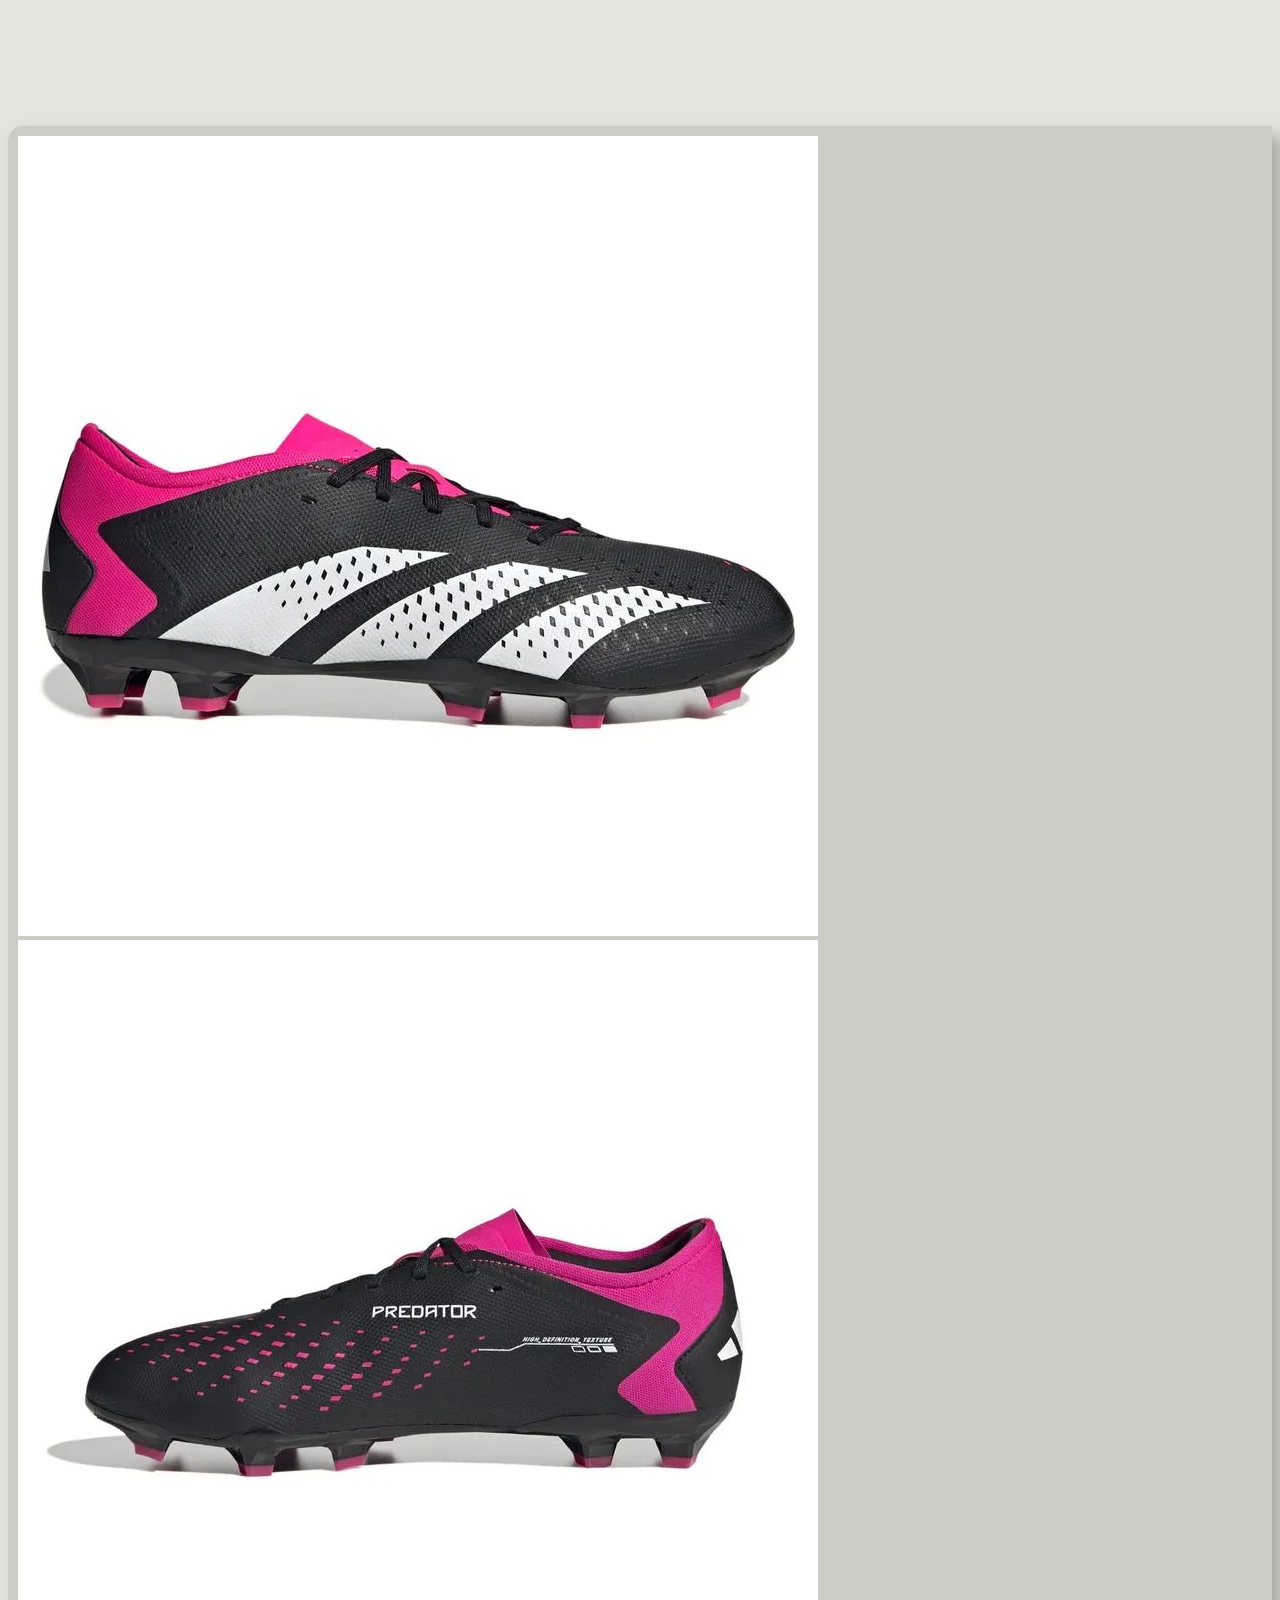
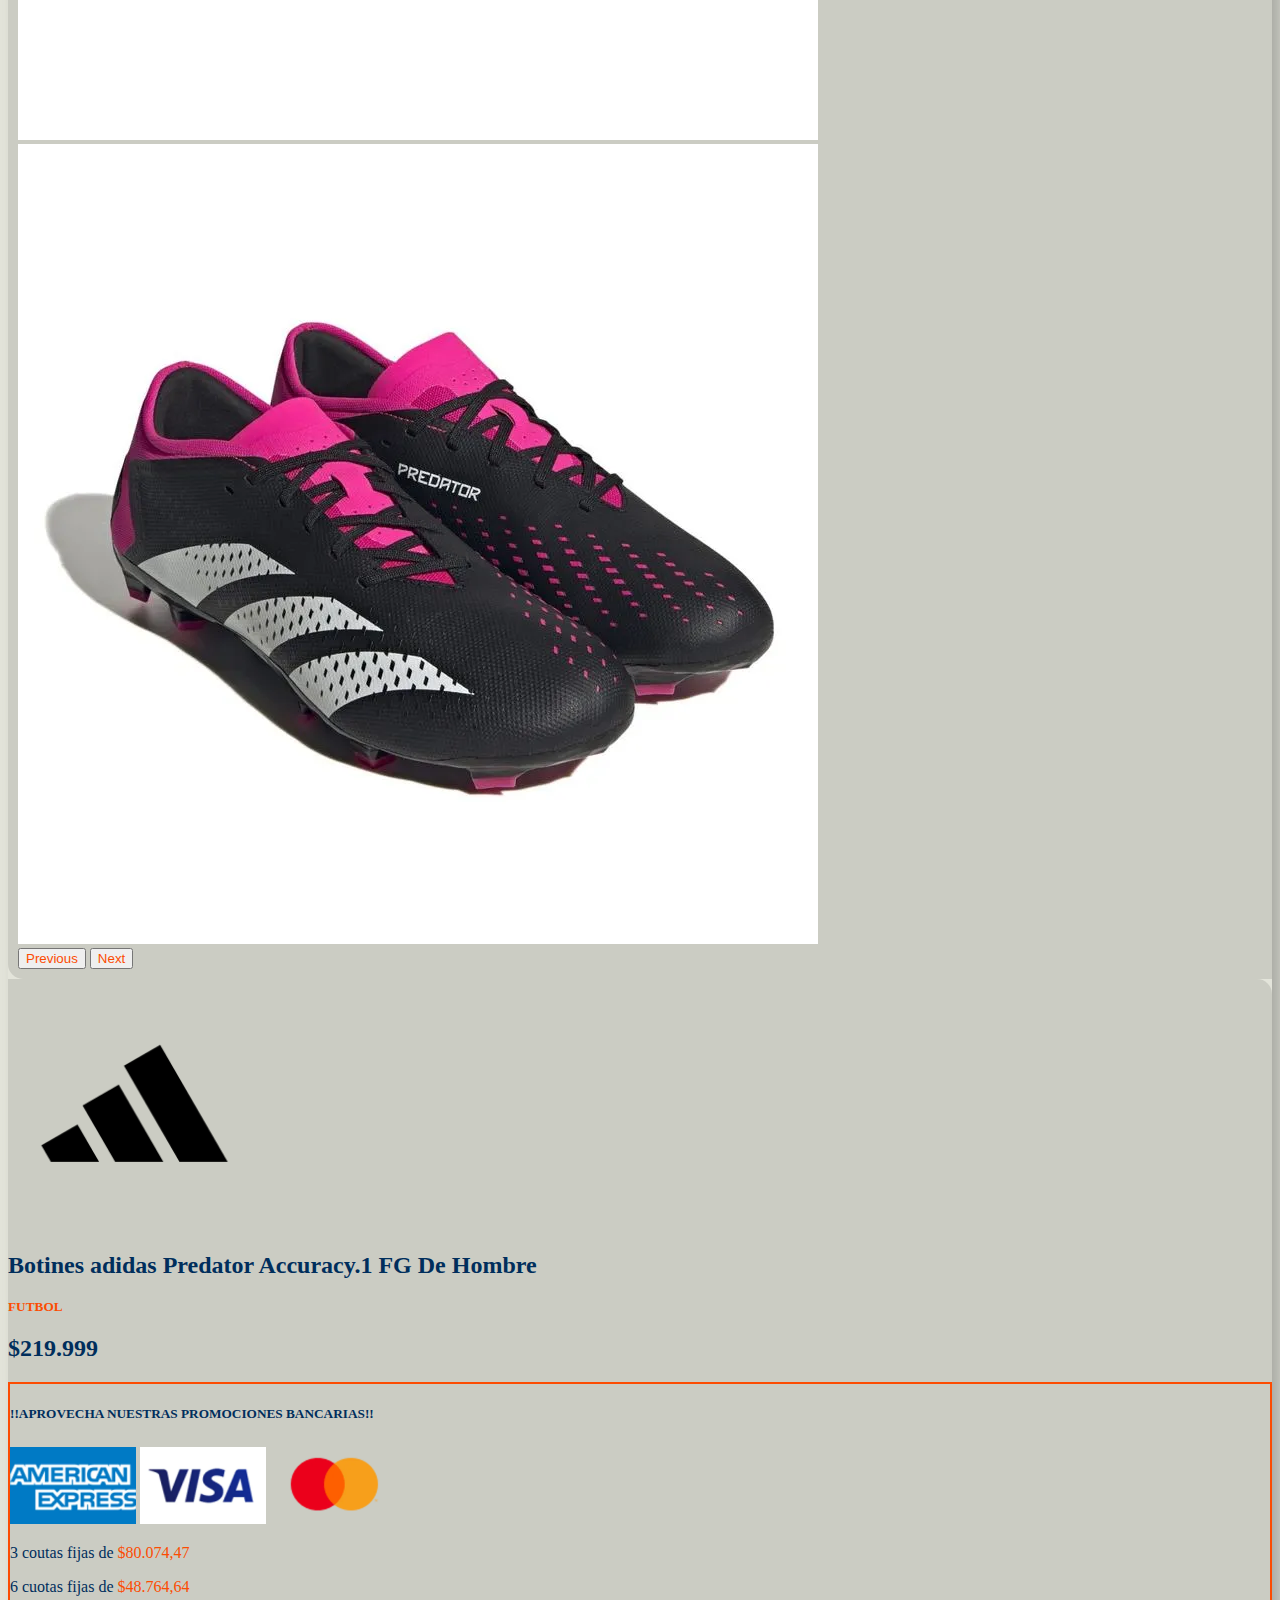
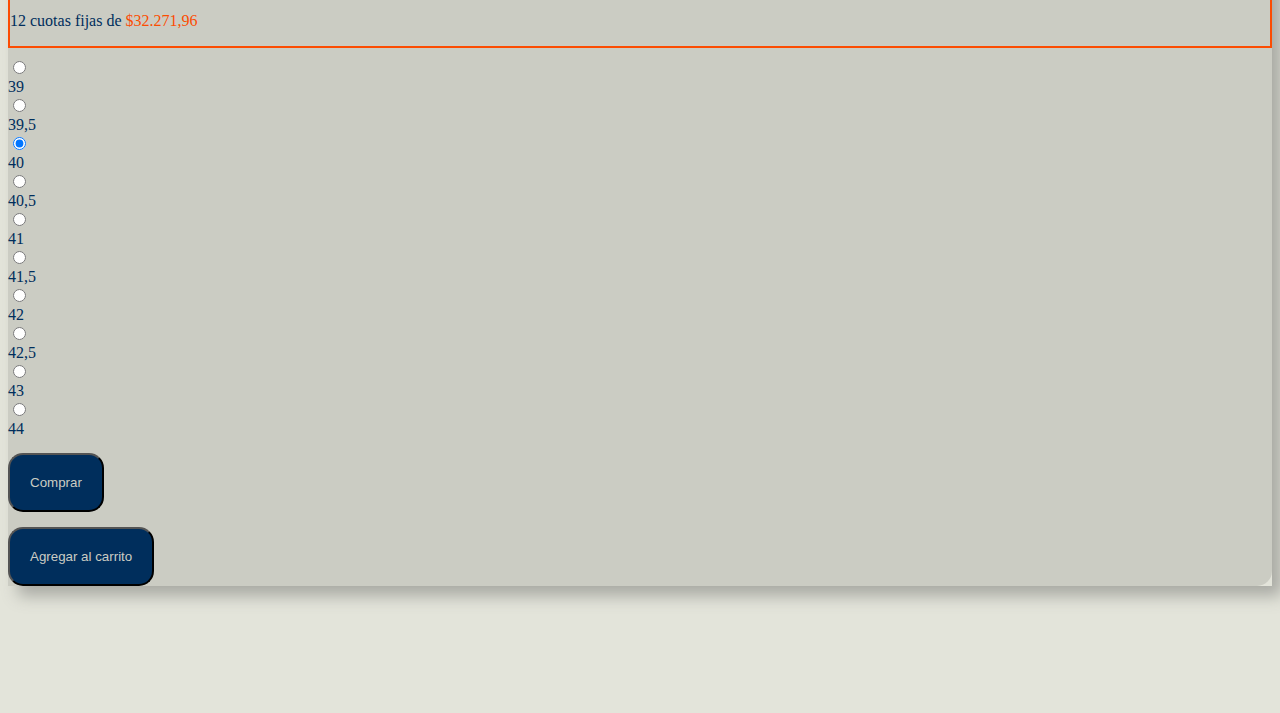
<file: pages/producto.html>
<!DOCTYPE html>
<html lang="en">
<head>
  <meta charset="UTF-8">
  <meta name="viewport" content="width=device-width, initial-scale=1.0">
  <title>Document</title>
  <link rel="stylesheet" href="/styles/producto.css">
  <link href="https://cdn.jsdelivr.net/npm/bootstrap@5.3.2/dist/css/bootstrap.min.css" rel="stylesheet" integrity="sha384-T3c6CoIi6uLrA9TneNEoa7RxnatzjcDSCmG1MXxSR1GAsXEV/Dwwykc2MPK8M2HN" crossorigin="anonymous">
</head>
<body style="background-color: #e3e4da;">
  <div class="container">
     <div class="row" id="fila-1">
        <div class="col-sm-12 col-lg-6 " id="carrusel">
          <div id="carouselExample" class="carousel slide">
            <div class="carousel-inner">
              <div class="carousel-item active">
                <img src="/assets/imagenes/896846-800-800.webp" class="d-block w-100 " alt="...">
              </div>
              <div class="carousel-item">
                <img src="/assets/imagenes/botinadidas2.webp" class="d-block w-100" alt="...">
              </div>
              <div class="carousel-item">
                <img src="/assets/imagenes/botinadidas3.webp" class="d-block w-100" alt="...">
              </div>
            </div>
            <button class="carousel-control-prev" type="button" data-bs-target="#carouselExample" data-bs-slide="prev">
              <span class="carousel-control-prev-icon" aria-hidden="true"></span>
              <span class="visually-hidden">Previous</span>
            </button>
            <button class="carousel-control-next" type="button" data-bs-target="#carouselExample" data-bs-slide="next">
              <span class="carousel-control-next-icon" aria-hidden="true"></span>
              <span class="visually-hidden">Next</span>
            </button>
          </div>
        </div>
        <div class="col-sm-12 col-lg-6" id="detalles-compra">
           <img src="/assets/imagenes/logoadidass.png" alt="" class="logo">
            <h2 class="texto">
                 Botines adidas Predator Accuracy.1 FG De Hombre
             </h2>
             <h5 class="texth5">
                   FUTBOL
            </h5>
             <h2 class="texto">
                  $219.999
             </h2>
         <div class="card">
          <div class="card-body">
            <h5 class="texto">!!APROVECHA NUESTRAS PROMOCIONES BANCARIAS!!</h5>
            <div class="row" class="tarjetas">
                <div class="col">
                  <img src="/assets/imagenes/amex___956ba09910f8efa620384a50951f6f53 (1).webp" alt="" class="logo-tj">
                <img src="/assets/imagenes/visa___a3f0b169a7e1ba7c22ffff64442285f7.webp" alt="" class="logo-tj">
                <img src="/assets/imagenes/mastercard___bc7d9dc5b069652ca835dffc88c8c503.webp" alt="" class="logo-tj">
              </div>
            </div>
              <p class="texto">3 coutas fijas de <span>$80.074,47</span></p>
              <p class="texto">6 cuotas fijas de <span>$48.764,64</span></p>
              <p class="texto">12 cuotas fijas de <span>$32.271,96</span></p>
          </div>
        </div>
        <div class="talles">
        <input type="radio" class="btn-check" name="options-base" id="option1" autocomplete="off" checked>
          <label class="btn" for="option1"><p class="textotalle">39</p></label>

        <input type="radio" class="btn-check" name="options-base" id="option2" autocomplete="off">
        <label class="btn" for="option2"><p class="textotalle">39,5</p></label>

        <input type="radio" class="btn-check" name="options-base" id="option3" autocomplete="off" checked>
        <label class="btn" for="option3"><p class="textotalle">40</p></label>

      <input type="radio" class="btn-check" name="options-base" id="option4" autocomplete="off">
      <label class="btn" for="option4"><p class="textotalle">40,5</p></label>
      
      <input type="radio" class="btn-check" name="options-base" id="option5" autocomplete="off">
      <label class="btn" for="option5"><p class="textotalle">41</p></label>
      
      <input type="radio" class="btn-check" name="options-base" id="option6" autocomplete="off">
      <label class="btn" for="option6"><p class="textotalle">41,5</p></label>
      
      <input type="radio" class="btn-check" name="options-base" id="option7" autocomplete="off">
      <label class="btn" for="option7"><p class="textotalle">42</p></label>
      
      <input type="radio" class="btn-check" name="options-base" id="option8" autocomplete="off">
      <label class="btn" for="option8"><p class="textotalle">42,5</p></label>
      
      <input type="radio" class="btn-check" name="options-base" id="option9" autocomplete="off">
      <label class="btn" for="option9"><p class="textotalle">43</p></label>

      
      <input type="radio" class="btn-check" name="options-base" id="option12" autocomplete="off">
      <label class="btn" for="option12"><p class="textotalle">44</p></label>    
    </div>
    
    <button type="button" class="boton " id="botoncompras"
        style="--bs-btn-padding-y: .25rem; --bs-btn-padding-x: .5rem; --bs-btn-font-size: .75rem;">
  Comprar
</button>
<button type="button" class="boton " id="botoncompras"
        style="--bs-btn-padding-y: .25rem; --bs-btn-padding-x: .5rem; --bs-btn-font-size: .75rem;">
  Agregar al carrito
</button>
  </div>
   </div>
  </div>

  <script src="https://cdn.jsdelivr.net/npm/bootstrap@5.3.2/dist/js/bootstrap.bundle.min.js" integrity="sha384-C6RzsynM9kWDrMNeT87bh95OGNyZPhcTNXj1NW7RuBCsyN/o0jlpcV8Qyq46cDfL" crossorigin="anonymous"></script>
</body>
</html>
</file>
<file: styles/producto.css>
.container{
  margin-top: 10%;
  margin-bottom: 10%;
  box-shadow: 10px 10px 15px #a9aaa4;
}

#carrusel{
  background-color: #cbccc3;
  padding: 10px;
  border-top-left-radius: 15px;
  border-bottom-left-radius: 15px;
}

#detalles-compra{
  background-color:#cbccc3;
  border-bottom-right-radius: 15px;
  border-top-right-radius: 15px;
}
.logo{
  display: flex;
  flex-direction: row;
  width: 20%;
}
.card-body{
  background-color: #cbccc3;
  border: 2px solid #fc4c02;
}
.texth5{
  color: #fc4c02;
  margin: 0;
}

.logo-tj{
  width: 10%;
  margin: 0 ;
}
span{
  color: #fc4c02;
}
.texto{
  color: #002e5c;
}
.talles{
  margin-top: 10px;
}
.textotalle{
  margin: 0%;
  color: #002e5c;
}
.boton{
  color: #cbccc3;
  display: flex;
  padding: 20px;
  margin-top: 15px;
  margin-bottom: 15px;
  background-color: #002e5c;
  border-radius: 15px ;
}
.boton:hover{
  color: #fc4c02;
}
</file>
